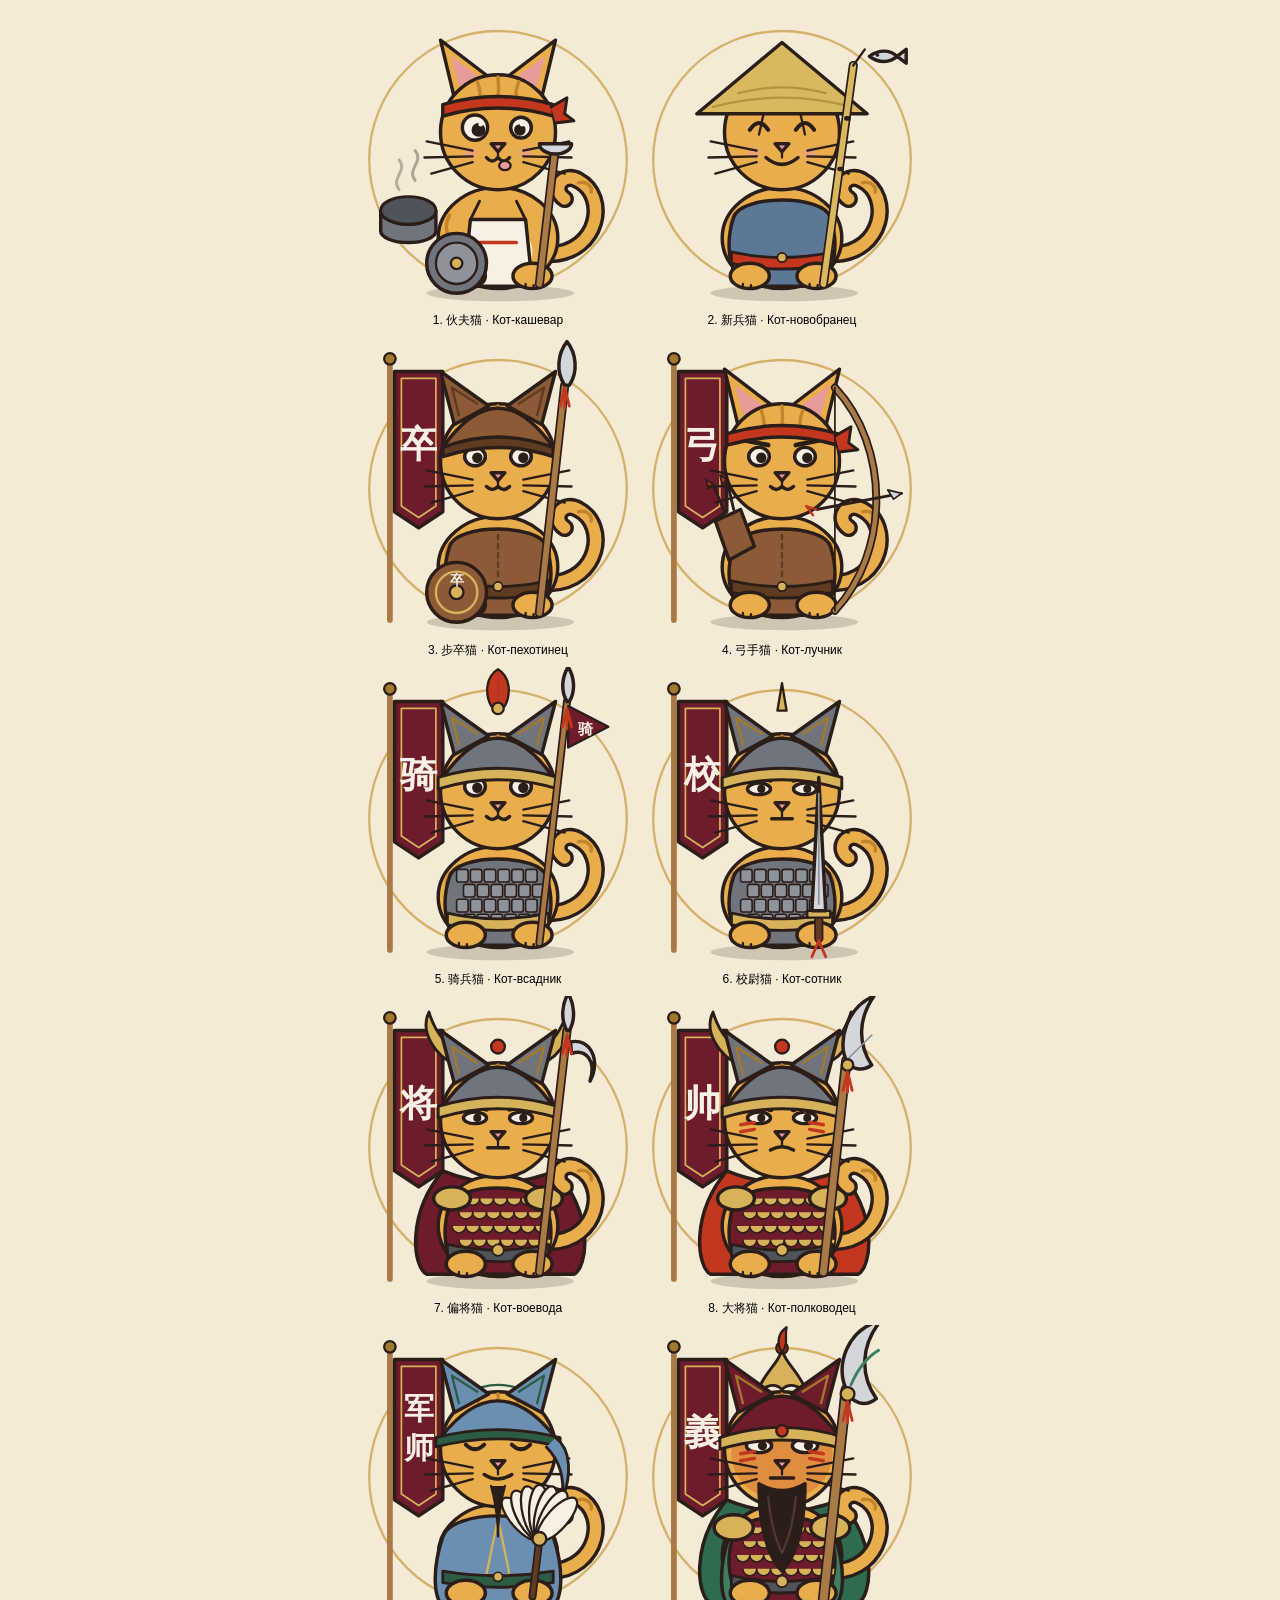
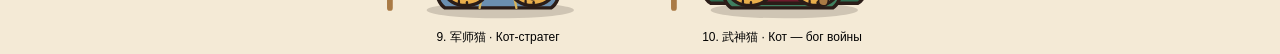
<file: docs/cats.html>
<!DOCTYPE html><meta charset="utf-8"><meta name="viewport" content="width=device-width,initial-scale=1"><title>cats</title><style>body{margin:0;background:#f4ead6;font-family:sans-serif}.g{display:grid;grid-template-columns:repeat(2,1fr);gap:8px;padding:8px;max-width:560px;margin:0 auto}.c{text-align:center;font-size:12px}.c svg{width:100%}</style><div class="g" id="g"></div><script>/* Словари HSK (стандарт HSK 2.0): уровень 1 — 150 слов, уровень 2 — 150, уровень 3 — 300.
   Формат: [иероглифы, пиньинь, русский перевод]. Переводы — краткие, основное значение первым. */
window.HSK = {
1: [
["爱","ài","любить; любовь"],
["八","bā","восемь"],
["爸爸","bàba","папа"],
["杯子","bēizi","чашка, стакан"],
["北京","Běijīng","Пекин"],
["本","běn","счётное слово для книг; тетрадь"],
["不客气","bú kèqi","не за что, не стоит благодарности"],
["不","bù","не, нет"],
["菜","cài","блюдо; овощи"],
["茶","chá","чай"],
["吃","chī","есть, кушать"],
["出租车","chūzūchē","такси"],
["打电话","dǎ diànhuà","звонить по телефону"],
["大","dà","большой"],
["的","de","притяжательная частица (…ный, …ов)"],
["点","diǎn","час (о времени); точка; немного"],
["电脑","diànnǎo","компьютер"],
["电视","diànshì","телевизор"],
["电影","diànyǐng","фильм, кино"],
["东西","dōngxi","вещь, предмет"],
["都","dōu","все, всё; оба"],
["读","dú","читать (вслух); учиться"],
["对不起","duìbuqǐ","извините, простите"],
["多","duō","много"],
["多少","duōshao","сколько"],
["儿子","érzi","сын"],
["二","èr","два"],
["饭店","fàndiàn","ресторан; гостиница"],
["飞机","fēijī","самолёт"],
["分钟","fēnzhōng","минута"],
["高兴","gāoxìng","рад, радостный"],
["个","gè","универсальное счётное слово; штука"],
["工作","gōngzuò","работа; работать"],
["狗","gǒu","собака"],
["汉语","Hànyǔ","китайский язык"],
["好","hǎo","хороший; хорошо"],
["号","hào","число (дата); номер"],
["喝","hē","пить"],
["和","hé","и; с"],
["很","hěn","очень"],
["后面","hòumiàn","сзади, позади"],
["回","huí","возвращаться; раз"],
["会","huì","уметь; мочь; собрание"],
["几","jǐ","сколько (до десяти); несколько"],
["家","jiā","дом, семья"],
["叫","jiào","звать, называться"],
["今天","jīntiān","сегодня"],
["九","jiǔ","девять"],
["开","kāi","открывать; включать; водить (машину)"],
["看","kàn","смотреть; читать"],
["看见","kànjiàn","увидеть"],
["块","kuài","юань (разг.); кусок"],
["来","lái","приходить"],
["老师","lǎoshī","учитель"],
["了","le","частица завершённости действия"],
["冷","lěng","холодный; холодно"],
["里","lǐ","внутри, в"],
["六","liù","шесть"],
["妈妈","māma","мама"],
["吗","ma","вопросительная частица"],
["买","mǎi","покупать"],
["猫","māo","кошка"],
["没关系","méi guānxi","ничего страшного, не важно"],
["没有","méiyǒu","не иметь; нет; не (в прошлом)"],
["米饭","mǐfàn","варёный рис"],
["名字","míngzi","имя"],
["明天","míngtiān","завтра"],
["哪","nǎ","который, какой"],
["哪儿","nǎr","где, куда"],
["那","nà","тот, то"],
["呢","ne","модальная частица (а …?)"],
["能","néng","мочь, быть в состоянии"],
["你","nǐ","ты"],
["年","nián","год"],
["女儿","nǚ'ér","дочь"],
["朋友","péngyou","друг"],
["漂亮","piàoliang","красивый"],
["苹果","píngguǒ","яблоко"],
["七","qī","семь"],
["前面","qiánmiàn","впереди, спереди"],
["钱","qián","деньги"],
["请","qǐng","пожалуйста; просить; приглашать"],
["去","qù","идти, ехать (туда)"],
["热","rè","горячий; жарко"],
["人","rén","человек"],
["认识","rènshi","знать, быть знакомым"],
["三","sān","три"],
["商店","shāngdiàn","магазин"],
["上","shàng","верх; на; подниматься"],
["上午","shàngwǔ","первая половина дня, утро"],
["少","shǎo","мало"],
["谁","shéi","кто"],
["什么","shénme","что; какой"],
["十","shí","десять"],
["时候","shíhou","время, момент"],
["是","shì","быть, являться; да"],
["书","shū","книга"],
["水","shuǐ","вода"],
["水果","shuǐguǒ","фрукты"],
["睡觉","shuìjiào","спать"],
["说","shuō","говорить"],
["四","sì","четыре"],
["岁","suì","год (возраста), лет"],
["他","tā","он"],
["她","tā","она"],
["太","tài","слишком, очень"],
["天气","tiānqì","погода"],
["听","tīng","слушать"],
["同学","tóngxué","одноклассник, однокурсник"],
["喂","wèi","алло; эй"],
["我","wǒ","я"],
["我们","wǒmen","мы"],
["五","wǔ","пять"],
["喜欢","xǐhuan","нравиться, любить"],
["下","xià","низ; под; спускаться; следующий"],
["下午","xiàwǔ","вторая половина дня, после полудня"],
["下雨","xiàyǔ","идёт дождь"],
["先生","xiānsheng","господин, мистер; муж"],
["现在","xiànzài","сейчас"],
["想","xiǎng","хотеть; думать; скучать"],
["小","xiǎo","маленький"],
["小姐","xiǎojiě","госпожа, мисс"],
["些","xiē","несколько, немного"],
["写","xiě","писать"],
["谢谢","xièxie","спасибо"],
["星期","xīngqī","неделя"],
["学生","xuésheng","ученик, студент"],
["学习","xuéxí","учиться, изучать"],
["学校","xuéxiào","школа, учебное заведение"],
["一","yī","один"],
["一点儿","yìdiǎnr","немного, чуть-чуть"],
["衣服","yīfu","одежда"],
["医生","yīshēng","врач"],
["医院","yīyuàn","больница"],
["椅子","yǐzi","стул"],
["有","yǒu","иметь; есть, имеется"],
["月","yuè","месяц; луна"],
["再见","zàijiàn","до свидания"],
["在","zài","находиться в; в, на"],
["怎么","zěnme","как, каким образом"],
["怎么样","zěnmeyàng","как?, каково?; ну как?"],
["这","zhè","этот, это"],
["中午","zhōngwǔ","полдень"],
["中国","Zhōngguó","Китай"],
["住","zhù","жить, проживать"],
["桌子","zhuōzi","стол"],
["字","zì","иероглиф; знак"],
["昨天","zuótiān","вчера"],
["做","zuò","делать"],
["坐","zuò","сидеть; ехать на (транспорте)"]
],
2: [
["吧","ba","частица: предложение, просьба, предположение (…-ка, …ведь?)"],
["白","bái","белый"],
["百","bǎi","сто"],
["帮助","bāngzhù","помогать; помощь"],
["报纸","bàozhǐ","газета"],
["比","bǐ","чем (сравнение); сравнивать"],
["别","bié","не (надо); другой"],
["宾馆","bīnguǎn","гостиница"],
["长","cháng","длинный"],
["唱歌","chànggē","петь (песни)"],
["出","chū","выходить"],
["穿","chuān","надевать, носить (одежду)"],
["次","cì","раз (счётное слово)"],
["从","cóng","из, от, с (начиная с)"],
["错","cuò","ошибка; неправильно"],
["打篮球","dǎ lánqiú","играть в баскетбол"],
["大家","dàjiā","все (люди)"],
["到","dào","прибывать; до"],
["得","de","частица: степень или результат действия"],
["等","děng","ждать; и так далее"],
["弟弟","dìdi","младший брат"],
["第一","dì-yī","первый"],
["懂","dǒng","понимать"],
["对","duì","правильно, верно; к, по отношению к"],
["房间","fángjiān","комната"],
["非常","fēicháng","очень, чрезвычайно"],
["服务员","fúwùyuán","официант; обслуживающий персонал"],
["高","gāo","высокий"],
["告诉","gàosu","сказать, сообщить"],
["哥哥","gēge","старший брат"],
["给","gěi","давать; для, кому"],
["公共汽车","gōnggòng qìchē","автобус"],
["公司","gōngsī","компания, фирма"],
["贵","guì","дорогой (по цене)"],
["过","guo","частица опыта: уже доводилось"],
["还","hái","ещё, всё ещё; к тому же"],
["孩子","háizi","ребёнок"],
["好吃","hǎochī","вкусный"],
["黑","hēi","чёрный; тёмный"],
["红","hóng","красный"],
["火车站","huǒchēzhàn","железнодорожный вокзал"],
["机场","jīchǎng","аэропорт"],
["鸡蛋","jīdàn","куриное яйцо"],
["件","jiàn","счётное слово для одежды, дел"],
["教室","jiàoshì","аудитория, класс (помещение)"],
["姐姐","jiějie","старшая сестра"],
["介绍","jièshào","представлять, знакомить"],
["进","jìn","входить"],
["近","jìn","близкий, близко"],
["就","jiù","сразу, уже; именно, как раз"],
["觉得","juéde","считать, полагать; чувствовать"],
["咖啡","kāfēi","кофе"],
["开始","kāishǐ","начинать; начало"],
["考试","kǎoshì","экзамен; сдавать экзамен"],
["可能","kěnéng","возможно; возможность"],
["可以","kěyǐ","можно; мочь"],
["课","kè","урок, занятие"],
["快","kuài","быстрый; скоро"],
["快乐","kuàilè","радостный, счастливый"],
["累","lèi","уставший, усталый"],
["离","lí","от (о расстоянии); отстоять от"],
["两","liǎng","два (перед счётным словом)"],
["零","líng","ноль"],
["路","lù","дорога, путь; маршрут"],
["旅游","lǚyóu","путешествовать; туризм"],
["卖","mài","продавать"],
["慢","màn","медленный; медленно"],
["忙","máng","занятой, занят"],
["每","měi","каждый"],
["妹妹","mèimei","младшая сестра"],
["门","mén","дверь; ворота"],
["面条","miàntiáo","лапша"],
["男","nán","мужчина; мужской"],
["您","nín","Вы (вежливо)"],
["牛奶","niúnǎi","молоко"],
["女","nǚ","женщина; женский"],
["旁边","pángbiān","рядом, сбоку"],
["跑步","pǎobù","бегать, бег"],
["便宜","piányi","дешёвый"],
["票","piào","билет"],
["妻子","qīzi","жена"],
["起床","qǐchuáng","вставать (с постели)"],
["千","qiān","тысяча"],
["铅笔","qiānbǐ","карандаш"],
["晴","qíng","ясный, солнечный (о погоде)"],
["去年","qùnián","прошлый год"],
["让","ràng","позволять; заставлять; уступать"],
["日","rì","день; число; солнце"],
["上班","shàngbān","идти на работу, работать (в смену)"],
["身体","shēntǐ","тело; здоровье"],
["生病","shēngbìng","заболеть, болеть"],
["生日","shēngrì","день рождения"],
["时间","shíjiān","время"],
["事情","shìqing","дело, событие"],
["手表","shǒubiǎo","наручные часы"],
["手机","shǒujī","мобильный телефон"],
["说话","shuōhuà","говорить, разговаривать"],
["送","sòng","провожать; дарить; доставлять"],
["虽然…但是…","suīrán… dànshì…","хотя…, но…"],
["它","tā","оно; он, она (о животных и предметах)"],
["踢足球","tī zúqiú","играть в футбол"],
["题","tí","вопрос, задача (в тесте); тема"],
["跳舞","tiàowǔ","танцевать"],
["外","wài","снаружи; внешний"],
["完","wán","закончить(ся); кончиться"],
["玩","wán","играть, развлекаться; гулять"],
["晚上","wǎnshang","вечер, вечером"],
["往","wǎng","к, в направлении"],
["为什么","wèishénme","почему"],
["问","wèn","спрашивать"],
["问题","wèntí","вопрос; проблема"],
["西瓜","xīguā","арбуз"],
["希望","xīwàng","надеяться; надежда"],
["洗","xǐ","мыть, стирать"],
["小时","xiǎoshí","час (промежуток времени)"],
["笑","xiào","смеяться, улыбаться"],
["新","xīn","новый"],
["姓","xìng","фамилия; носить фамилию"],
["休息","xiūxi","отдыхать"],
["雪","xuě","снег"],
["颜色","yánsè","цвет"],
["眼睛","yǎnjing","глаза"],
["羊肉","yángròu","баранина"],
["药","yào","лекарство"],
["要","yào","хотеть; нужно; собираться"],
["也","yě","тоже, также"],
["一起","yìqǐ","вместе"],
["一下","yíxià","разок, немного (после глагола)"],
["已经","yǐjīng","уже"],
["意思","yìsi","смысл, значение"],
["因为…所以…","yīnwèi… suǒyǐ…","потому что…, поэтому…"],
["阴","yīn","пасмурный"],
["游泳","yóuyǒng","плавать; плавание"],
["右边","yòubian","правая сторона, справа"],
["鱼","yú","рыба"],
["远","yuǎn","далёкий, далеко"],
["运动","yùndòng","спорт; заниматься спортом; движение"],
["再","zài","снова, ещё раз; потом"],
["早上","zǎoshang","утро, утром"],
["丈夫","zhàngfu","муж"],
["找","zhǎo","искать; давать сдачу"],
["着","zhe","частица продолженного состояния"],
["真","zhēn","действительно; настоящий"],
["正在","zhèngzài","как раз (сейчас делать что-то)"],
["知道","zhīdào","знать"],
["准备","zhǔnbèi","готовиться; собираться"],
["自行车","zìxíngchē","велосипед"],
["走","zǒu","идти, ходить; уходить"],
["最","zuì","самый, наиболее"],
["左边","zuǒbian","левая сторона, слева"]
],
3: [
["阿姨","āyí","тётя (сестра матери); няня, тётенька"],
["啊","a","частица восклицания (ах, а)"],
["矮","ǎi","низкий (о росте), невысокий"],
["爱好","àihào","хобби, увлечение"],
["安静","ānjìng","тихий, спокойный"],
["把","bǎ","предлог (выносит объект перед глаголом); счётное слово для предметов с ручкой"],
["班","bān","класс, группа; смена; рейс"],
["搬","bān","переносить; переезжать"],
["办法","bànfǎ","способ, метод"],
["办公室","bàngōngshì","офис, кабинет"],
["半","bàn","половина, пол-"],
["帮忙","bāngmáng","помогать"],
["包","bāo","сумка; заворачивать"],
["饱","bǎo","сытый"],
["北方","běifāng","север, северная часть"],
["被","bèi","предлог пассива (кем-то, чем-то); одеяло"],
["鼻子","bízi","нос"],
["比较","bǐjiào","сравнительно, довольно; сравнивать"],
["比赛","bǐsài","соревнование, матч"],
["笔记本","bǐjìběn","тетрадь, блокнот; ноутбук"],
["必须","bìxū","необходимо, обязательно"],
["变化","biànhuà","изменение; меняться"],
["别人","biérén","другие (люди), другой человек"],
["冰箱","bīngxiāng","холодильник"],
["不但…而且…","búdàn… érqiě…","не только…, но и…"],
["才","cái","только тогда, лишь; только что"],
["菜单","càidān","меню"],
["参加","cānjiā","участвовать, принимать участие"],
["草","cǎo","трава"],
["层","céng","этаж; слой"],
["差","chà","отличаться; плохой; без (о времени: без пяти)"],
["超市","chāoshì","супермаркет"],
["衬衫","chènshān","рубашка"],
["成绩","chéngjì","успехи, результаты, оценки"],
["城市","chéngshì","город"],
["迟到","chídào","опаздывать"],
["出现","chūxiàn","появляться, возникать"],
["厨房","chúfáng","кухня"],
["除了","chúle","кроме, помимо"],
["船","chuán","лодка, корабль, судно"],
["春","chūn","весна"],
["词语","cíyǔ","слово, выражение"],
["聪明","cōngming","умный, сообразительный"],
["打扫","dǎsǎo","убирать, подметать"],
["打算","dǎsuàn","планировать, собираться; план"],
["带","dài","брать с собой; носить; вести"],
["担心","dānxīn","беспокоиться, волноваться"],
["蛋糕","dàngāo","торт, пирожное"],
["当然","dāngrán","конечно, разумеется"],
["地","de","частица наречия (образ действия)"],
["灯","dēng","лампа, светильник, свет"],
["地方","dìfang","место"],
["地铁","dìtiě","метро"],
["地图","dìtú","карта (географическая)"],
["电梯","diàntī","лифт"],
["电子邮件","diànzǐ yóujiàn","электронная почта"],
["东","dōng","восток"],
["冬","dōng","зима"],
["动物","dòngwù","животное"],
["短","duǎn","короткий"],
["段","duàn","отрезок, часть; счётное слово (отрезок, абзац)"],
["锻炼","duànliàn","тренироваться, закаляться"],
["多么","duōme","как (же), насколько"],
["饿","è","голодный"],
["耳朵","ěrduo","ухо"],
["发","fā","отправлять; выпускать; развивать"],
["发烧","fāshāo","температурить, жар"],
["发现","fāxiàn","обнаружить, открыть"],
["方便","fāngbiàn","удобный, удобно"],
["放","fàng","класть, ставить; отпускать"],
["放心","fàngxīn","не волноваться, быть спокойным"],
["分","fēn","минута; балл; делить; фэнь (копейка)"],
["附近","fùjìn","поблизости, окрестности"],
["复习","fùxí","повторять (пройденное)"],
["干净","gānjìng","чистый"],
["感冒","gǎnmào","простуда; простудиться"],
["感兴趣","gǎn xìngqù","интересоваться, испытывать интерес"],
["刚才","gāngcái","только что"],
["个子","gèzi","рост (человека)"],
["根据","gēnjù","согласно, на основании"],
["跟","gēn","с, вместе с; следовать"],
["更","gèng","ещё более, ещё"],
["公斤","gōngjīn","килограмм"],
["公园","gōngyuán","парк"],
["故事","gùshi","история, рассказ, сказка"],
["刮风","guāfēng","дует ветер"],
["关","guān","закрывать; выключать"],
["关系","guānxì","отношения, связь"],
["关心","guānxīn","заботиться, проявлять заботу"],
["关于","guānyú","о, относительно, насчёт"],
["国家","guójiā","страна, государство"],
["过","guò","проходить; проводить (время); отмечать (праздник)"],
["过去","guòqù","прошлое; проходить (мимо)"],
["还是","háishi","или (в вопросе); всё же, всё-таки"],
["害怕","hàipà","бояться"],
["黑板","hēibǎn","(школьная) доска"],
["后来","hòulái","потом, впоследствии"],
["护照","hùzhào","паспорт (заграничный)"],
["花","huā","цветок; тратить (деньги, время)"],
["画","huà","рисовать; картина"],
["坏","huài","плохой; сломанный, испорченный"],
["欢迎","huānyíng","добро пожаловать; приветствовать"],
["环境","huánjìng","окружающая среда; обстановка"],
["换","huàn","менять, обменивать"],
["黄河","Huáng Hé","Хуанхэ, Жёлтая река"],
["回答","huídá","отвечать; ответ"],
["会议","huìyì","совещание, собрание, конференция"],
["或者","huòzhě","или, либо (в утверждении)"],
["几乎","jīhū","почти"],
["机会","jīhuì","шанс, возможность"],
["极","jí","крайне, чрезвычайно; полюс"],
["记得","jìde","помнить"],
["季节","jìjié","сезон, время года"],
["检查","jiǎnchá","проверять; осмотр, обследование"],
["简单","jiǎndān","простой"],
["见面","jiànmiàn","встречаться, видеться"],
["健康","jiànkāng","здоровье; здоровый"],
["讲","jiǎng","рассказывать, объяснять, говорить"],
["教","jiāo","преподавать, обучать"],
["角","jiǎo","угол; рог; цзяо (10 фэней)"],
["脚","jiǎo","нога, ступня"],
["接","jiē","встречать (кого-то); принимать (звонок); соединять"],
["街道","jiēdào","улица"],
["节目","jiémù","программа, передача, номер"],
["节日","jiérì","праздник"],
["结婚","jiéhūn","жениться, выходить замуж"],
["结束","jiéshù","заканчиваться, завершать"],
["解决","jiějué","решать (проблему), улаживать"],
["借","jiè","одалживать, брать взаймы"],
["经常","jīngcháng","часто, постоянно"],
["经过","jīngguò","проходить через; в результате; процесс"],
["经理","jīnglǐ","менеджер, директор, управляющий"],
["久","jiǔ","долго, давно"],
["旧","jiù","старый (о вещах), бывший в употреблении"],
["句子","jùzi","предложение, фраза"],
["决定","juédìng","решать; решение"],
["可爱","kě'ài","милый, симпатичный"],
["渴","kě","испытывать жажду, хочется пить"],
["刻","kè","четверть часа; вырезать"],
["客人","kèrén","гость; клиент"],
["空调","kōngtiáo","кондиционер"],
["口","kǒu","рот; счётное слово (члены семьи); глоток"],
["哭","kū","плакать"],
["裤子","kùzi","брюки, штаны"],
["筷子","kuàizi","палочки для еды"],
["蓝","lán","синий, голубой"],
["老","lǎo","старый (о возрасте); старина; всегда"],
["离开","líkāi","покидать, уходить, уезжать"],
["礼物","lǐwù","подарок"],
["历史","lìshǐ","история"],
["脸","liǎn","лицо"],
["练习","liànxí","упражняться; упражнение"],
["辆","liàng","счётное слово для транспорта"],
["聊天","liáotiān","болтать, беседовать"],
["了解","liǎojiě","понимать, знать; разузнать"],
["邻居","línjū","сосед"],
["留学","liúxué","учиться за границей"],
["楼","lóu","здание, корпус; этаж"],
["绿","lǜ","зелёный"],
["马","mǎ","лошадь, конь"],
["马上","mǎshàng","немедленно, сейчас же"],
["满意","mǎnyì","довольный; удовлетворять"],
["帽子","màozi","шапка, шляпа, головной убор"],
["米","mǐ","метр; рис (крупа)"],
["面包","miànbāo","хлеб"],
["明白","míngbai","понимать; понятный, ясный"],
["拿","ná","брать, держать (в руках)"],
["奶奶","nǎinai","бабушка (по отцу)"],
["南","nán","юг"],
["难","nán","трудный, сложный"],
["难过","nánguò","грустный, расстроенный; тяжело"],
["年级","niánjí","класс (год обучения), курс"],
["年轻","niánqīng","молодой"],
["鸟","niǎo","птица"],
["努力","nǔlì","стараться, прилагать усилия; усердно"],
["爬山","páshān","подниматься в горы, ходить в горы"],
["盘子","pánzi","тарелка, блюдо"],
["胖","pàng","толстый, полный"],
["啤酒","píjiǔ","пиво"],
["皮鞋","píxié","кожаные туфли, ботинки"],
["瓶子","píngzi","бутылка"],
["其实","qíshí","на самом деле, в действительности"],
["其他","qítā","другой, прочий, остальные"],
["奇怪","qíguài","странный, удивительный"],
["骑","qí","ехать верхом (на велосипеде, лошади)"],
["起飞","qǐfēi","взлетать (о самолёте)"],
["起来","qǐlái","вставать, подниматься; (начало действия)"],
["清楚","qīngchu","ясный, понятный, отчётливый"],
["请假","qǐngjià","отпрашиваться, брать отгул"],
["秋","qiū","осень"],
["裙子","qúnzi","юбка; платье"],
["然后","ránhòu","затем, потом, после этого"],
["热情","rèqíng","радушный, сердечный; энтузиазм"],
["认为","rènwéi","считать, полагать"],
["认真","rènzhēn","серьёзный, добросовестный"],
["容易","róngyì","лёгкий, простой; легко"],
["如果","rúguǒ","если"],
["伞","sǎn","зонт"],
["上网","shàngwǎng","выходить в интернет"],
["生气","shēngqì","сердиться, злиться"],
["声音","shēngyīn","звук, голос"],
["世界","shìjiè","мир, свет"],
["试","shì","пробовать, пытаться"],
["瘦","shòu","худой, тощий"],
["叔叔","shūshu","дядя (младший брат отца)"],
["舒服","shūfu","удобный, комфортный, приятный"],
["树","shù","дерево"],
["数学","shùxué","математика"],
["刷牙","shuāyá","чистить зубы"],
["双","shuāng","пара (счётное слово); двойной"],
["水平","shuǐpíng","уровень"],
["司机","sījī","водитель, шофёр"],
["太阳","tàiyáng","солнце"],
["特别","tèbié","особенный; особенно"],
["疼","téng","болеть, болит; больно"],
["提高","tígāo","повышать, улучшать"],
["体育","tǐyù","физкультура, спорт"],
["甜","tián","сладкий"],
["条","tiáo","счётное слово для длинных предметов (рек, дорог, брюк, рыб)"],
["同事","tóngshì","коллега, сослуживец"],
["同意","tóngyì","соглашаться; согласие"],
["头发","tóufa","волосы"],
["突然","tūrán","вдруг, внезапно"],
["图书馆","túshūguǎn","библиотека"],
["腿","tuǐ","нога"],
["完成","wánchéng","завершить, выполнить"],
["碗","wǎn","чашка, миска, пиала"],
["万","wàn","десять тысяч"],
["忘记","wàngjì","забывать"],
["为","wèi","для, ради; за"],
["为了","wèile","для того чтобы, ради"],
["位","wèi","счётное слово для людей (вежливое); место"],
["文化","wénhuà","культура"],
["西","xī","запад"],
["习惯","xíguàn","привычка; привыкать"],
["洗手间","xǐshǒujiān","туалет, уборная"],
["洗澡","xǐzǎo","мыться, принимать душ"],
["夏","xià","лето"],
["先","xiān","сначала, сперва; раньше"],
["相信","xiāngxìn","верить, доверять"],
["香蕉","xiāngjiāo","банан"],
["向","xiàng","к, в направлении; по отношению к"],
["像","xiàng","быть похожим; как, словно"],
["小心","xiǎoxīn","осторожно; осторожный"],
["校长","xiàozhǎng","директор школы, ректор"],
["新闻","xīnwén","новости"],
["新鲜","xīnxiān","свежий"],
["信用卡","xìnyòngkǎ","кредитная карта"],
["行李箱","xínglixiāng","чемодан"],
["熊猫","xióngmāo","панда"],
["需要","xūyào","нуждаться, требоваться; нужно"],
["选择","xuǎnzé","выбирать; выбор"],
["要求","yāoqiú","требовать; требование"],
["爷爷","yéye","дедушка (по отцу)"],
["一般","yìbān","обычный, обычно; так себе"],
["一边","yìbiān","(делать) одновременно; сторона"],
["一定","yídìng","обязательно, непременно; определённый"],
["一共","yígòng","всего, в общей сложности"],
["一会儿","yíhuìr","немного (времени), минутку; чуть позже"],
["一样","yíyàng","одинаковый, такой же"],
["一直","yìzhí","всё время, постоянно; прямо"],
["以前","yǐqián","раньше, прежде; до"],
["以为","yǐwéi","полагать, думать (ошибочно)"],
["音乐","yīnyuè","музыка"],
["银行","yínháng","банк"],
["饮料","yǐnliào","напиток"],
["应该","yīnggāi","должен, следует"],
["影响","yǐngxiǎng","влиять; влияние"],
["用","yòng","использовать, пользоваться"],
["游戏","yóuxì","игра"],
["有名","yǒumíng","известный, знаменитый"],
["又","yòu","опять, снова; и… и…"],
["遇到","yùdào","встретить, столкнуться с"],
["元","yuán","юань"],
["愿意","yuànyì","желать, хотеть; быть готовым"],
["月亮","yuèliang","луна"],
["越","yuè","чем… тем…; всё более"],
["站","zhàn","стоять; станция, остановка"],
["张","zhāng","счётное слово для плоских предметов (бумага, стол, билет)"],
["长","zhǎng","расти; старший"],
["着急","zháojí","волноваться, торопиться"],
["照顾","zhàogù","заботиться, ухаживать"],
["照片","zhàopiàn","фотография"],
["照相机","zhàoxiàngjī","фотоаппарат"],
["只","zhī","счётное слово для животных, одного из пары"],
["只有…才…","zhǐyǒu… cái…","только если…, тогда (только)…"],
["中间","zhōngjiān","середина; между"],
["中文","Zhōngwén","китайский язык (письменный)"],
["终于","zhōngyú","наконец, в конце концов"],
["种","zhǒng","вид, сорт, род (счётное слово)"],
["重要","zhòngyào","важный"],
["周末","zhōumò","выходные, конец недели"],
["主要","zhǔyào","главный, основной"],
["注意","zhùyì","обращать внимание; внимание"],
["自己","zìjǐ","сам, себя; свой"],
["总是","zǒngshì","всегда, постоянно"],
["嘴","zuǐ","рот; губы"],
["最后","zuìhòu","последний; в конце концов, наконец"],
["最近","zuìjìn","в последнее время, недавно"],
["作业","zuòyè","домашнее задание"]
]
};

/* Коты-воины эпохи Троецарствия: 10 рангов, данные и векторные иллюстрации (тушь на бумаге). */
window.IMG_URL = key => (window.IMG && window.IMG[key]) || (((window.CHANNEL && window.CHANNEL.base) || '') + 'img/' + key + '.webp');
window.Cats = (() => {
  const RANKS = [
    { zh: '伙夫猫', py: 'huǒfū māo', ru: 'Кот-кашевар', motto: '兵马未动，粮草先行', mpy: 'bīngmǎ wèi dòng, liángcǎo xiān xíng', mru: 'Войско ещё не выступило — провиант уже в пути', bio: 'Главный по котлу. Воюет половником, стратегически мыслит о рыбе.' },
    { zh: '新兵猫', py: 'xīnbīng māo', ru: 'Кот-новобранец', motto: '临阵磨枪，不快也光', mpy: 'lín zhèn mó qiāng, bú kuài yě guāng', mru: 'Точить копьё перед боем — пусть не остро, зато блестит', bio: 'Выдали бамбуковую палку и шляпу на два размера больше. Уже герой.' },
    { zh: '步卒猫', py: 'bùzú māo', ru: 'Кот-пехотинец', motto: '千里之行，始于足下', mpy: 'qiānlǐ zhī xíng, shǐ yú zú xià', mru: 'Путь в тысячу ли начинается с первого шага', bio: 'Топает в строю, копьё держит правильно. Иногда.' },
    { zh: '弓手猫', py: 'gōngshǒu māo', ru: 'Кот-лучник', motto: '百发百中', mpy: 'bǎi fā bǎi zhòng', mru: 'Сто выстрелов — сто попаданий', bio: 'Видит мышь за сто шагов. Стрелу — тоже, но уже после выстрела.' },
    { zh: '骑兵猫', py: 'qíbīng māo', ru: 'Кот-всадник', motto: '马到成功', mpy: 'mǎ dào chénggōng', mru: 'Конь прискакал — успех пришёл', bio: 'Первый в атаке, первый у миски. Коня уважает, но не понимает.' },
    { zh: '校尉猫', py: 'xiàowèi māo', ru: 'Кот-сотник', motto: '令行禁止', mpy: 'lìng xíng jìn zhǐ', mru: 'Приказано — исполнено, запрещено — не тронуто', bio: 'Командует сотней. Девяносто девять спят, но порядок есть.' },
    { zh: '偏将猫', py: 'piānjiàng māo', ru: 'Кот-воевода', motto: '知己知彼，百战不殆', mpy: 'zhī jǐ zhī bǐ, bǎi zhàn bú dài', mru: 'Знай себя и врага — и в ста битвах не будет беды', bio: 'Алебарда, плащ, взгляд. Мышей в лагере больше нет — ушли сами.' },
    { zh: '大将猫', py: 'dàjiàng māo', ru: 'Кот-полководец', motto: '一夫当关，万夫莫开', mpy: 'yì fū dāng guān, wàn fū mò kāi', mru: 'Один держит проход — и десять тысяч не пройдут', bio: 'Шрам через бровь, гуаньдао через плечо. Спит только на троне.' },
    { zh: '军师猫', py: 'jūnshī māo', ru: 'Кот-стратег', motto: '运筹帷幄，决胜千里', mpy: 'yùnchóu wéiwò, juéshèng qiānlǐ', mru: 'Строит планы в шатре — побеждает за тысячу ли', bio: 'Веер из перьев, взгляд сквозь века. Выиграл битву, не вставая с подушки.' },
    { zh: '武神猫', py: 'wǔshén māo', ru: 'Кот — бог войны', motto: '义薄云天', mpy: 'yì bó yún tiān', mru: 'Верность его выше облаков', bio: 'Алая морда, зелёный халат, Клинок Зелёного Дракона. Ему ставят храмы и миски.' },
  ];
  const ART = [
    { mood: 'silly', head: 'band', armor: 'apron', weapon: 'ladle', left: 'lid', extras: ['steam'] },
    { mood: 'happy', head: 'straw', armor: 'tunic', weapon: 'stick', extras: ['fish'] },
    { mood: 'focused', head: 'leather', armor: 'leather', weapon: 'spear', left: 'shield', banner: '卒' },
    { mood: 'focused', head: 'band', armor: 'leather', weapon: 'bow', extras: ['quiver'], banner: '弓' },
    { mood: 'focused', head: 'plume', armor: 'lamellar', weapon: 'lance', banner: '骑' },
    { mood: 'stern', head: 'iron', armor: 'lamellar', weapon: 'sword', banner: '校' },
    { mood: 'stern', head: 'horn', armor: 'scale', weapon: 'halberd', cape: '#6e1b2b', banner: '将' },
    { mood: 'fierce', head: 'horn', armor: 'scale', weapon: 'guandao', cape: '#c4371f', extras: ['scar', 'paint'], banner: '帅' },
    { mood: 'wise', head: 'scarf', armor: 'robe', weapon: 'fan', extras: ['goatee'], banner: '军师' },
    { mood: 'god', head: 'dragon', armor: 'general', weapon: 'dragonblade', cape: '#2f6b4f', extras: ['beard', 'paint'], banner: '義' },
  ];
  const C = { ink: '#2b1d18', fur: '#e9ae4b', furD: '#c4842b', cream: '#f8ead0', pink: '#e89b9b', wood: '#a97a45', steel: '#d3d7dc', steelD: '#8e939b', iron: '#70747c', ironD: '#4f535a', leather: '#8b5a36', leatherD: '#5f3b22', cloth: '#5b7896', bordeaux: '#6e1b2b', gold: '#d6b35a', goldD: '#a37a2c', verm: '#c4371f', jade: '#3f7f5f', jadeD: '#2c5c44', white: '#f7f0e3', straw: '#d9b85f', strawD: '#b6933f', blue: '#6b8fb0', red: '#b8322a' };
  const SW = 3;
  const P = (d, fill = 'none', stroke = C.ink, w = SW, extra = '') => `<path d="${d}" fill="${fill}" stroke="${stroke}" stroke-width="${w}" stroke-linejoin="round" stroke-linecap="round" ${extra}/>`;
  const E = (cx, cy, rx, ry, fill, stroke = C.ink, w = SW) => `<ellipse cx="${cx}" cy="${cy}" rx="${rx}" ry="${ry}" fill="${fill}" stroke="${stroke}" stroke-width="${w}"/>`;
  const Ci = (cx, cy, r, fill, stroke = C.ink, w = SW) => `<circle cx="${cx}" cy="${cy}" r="${r}" fill="${fill}" stroke="${stroke}" stroke-width="${w}"/>`;
  const L = (x1, y1, x2, y2, stroke = C.ink, w = SW) => `<line x1="${x1}" y1="${y1}" x2="${x2}" y2="${y2}" stroke="${stroke}" stroke-width="${w}" stroke-linecap="round"/>`;
  const T = (x, y, text, size, fill, extra = '') => `<text x="${x}" y="${y}" text-anchor="middle" font-size="${size}" font-family="Songti SC, STSong, Kaiti SC, PingFang SC, Hiragino Sans GB, serif" font-weight="700" fill="${fill}" ${extra}>${text}</text>`;
  const mirror = d => d; // placeholder for readability

  /* ── тело ── */
  const shadow = () => E(122, 248, 64, 7, 'rgba(43,29,24,.18)', 'none', 0);
  function banner(ch) {
    const x = 26;
    return L(x, 22, x, 246, C.wood, 5) + Ci(x, 19, 5, C.goldD, C.ink, 2)
      + P(`M${x + 4} 30 H${x + 46} V152 L${x + 25} 166 L${x + 4} 152 Z`, C.bordeaux)
      + P(`M${x + 10} 36 H${x + 40} V147 L${x + 25} 157 L${x + 10} 147 Z`, 'none', C.gold, 1.5)
      + (ch.length > 1 ? T(x + 25, 82, ch[0], 26, C.white) + T(x + 25, 116, ch[1], 26, C.white) : T(x + 25, 104, ch, 32, C.white));
  }
  const cape = color => P('M72 152 C 40 190, 46 236, 58 242 L 186 242 C 198 236, 204 190, 170 152 Q 120 172 72 152 Z', color);
  function tail() {
    const d = 'M166 214 C 208 212, 216 164, 190 150 C 176 142, 166 158, 178 166';
    return P(d, 'none', C.ink, 16) + P(d, 'none', C.fur, 10) + P('M190 152 c 8 -2 12 4 11 8', 'none', C.furD, 3);
  }
  const body = () => E(120, 200, 52, 44, C.fur) + E(120, 212, 30, 26, C.cream, 'none', 0) + P('M78 180 q-6 10 0 20', 'none', C.furD, 3) + P('M162 180 q6 10 0 20', 'none', C.furD, 3);
  const paws = () => E(92, 233, 17, 11, C.fur) + E(150, 233, 17, 11, C.fur) + L(86, 240, 86, 243, C.ink, 2) + L(93, 241, 93, 244, C.ink, 2) + L(144, 240, 144, 243, C.ink, 2) + L(151, 241, 151, 244, C.ink, 2);
  const head = () => Ci(120, 108, 50, C.fur) + P('M102 64 q4 10 1 18', 'none', C.furD, 3) + P('M120 60 q1 10 0 20', 'none', C.furD, 3) + P('M138 64 q-4 10 -1 18', 'none', C.furD, 3);
  const ears = () => P('M82 78 L70 28 L112 60 Z', C.fur) + P('M158 78 L170 28 L128 60 Z', C.fur) + P('M87 70 L79 42 L104 60 Z', C.pink, 'none', 0) + P('M153 70 L161 42 L136 60 Z', C.pink, 'none', 0);
  const earCovers = (color, rim = C.goldD) => P('M82 76 L70 30 L112 60 Z', color) + P('M158 76 L170 30 L128 60 Z', color) + P('M86 68 L80 44 L102 58', 'none', rim, 2) + P('M154 68 L160 44 L138 58', 'none', rim, 2);
  const nose = () => P('M114 118 L126 118 L120 125 Z', C.pink) + L(120, 125, 120, 130, C.ink, 2);
  function whiskers() {
    const pts = [[98, 124, 58, 116], [98, 129, 56, 130], [98, 134, 62, 144]];
    return pts.map(([a, b, c, d]) => L(a, b, c, d, C.ink, 2) + L(240 - a, b, 240 - c, d, C.ink, 2)).join('');
  }
  const cheeks = () => Ci(96, 126, 5, 'rgba(232,155,155,.55)', 'none', 0) + Ci(144, 126, 5, 'rgba(232,155,155,.55)', 'none', 0);
  function face(mood) {
    let s = '';
    const round = (cx, r, pr, dx = 2, dy = 1) => Ci(cx, 104, r, C.white) + Ci(cx + dx, 104 + dy, pr, C.ink, 'none', 0) + Ci(cx + dx + 2, 101, 2, C.white, 'none', 0);
    const brow = (x1, y1, x2, y2, w = 4) => L(x1, y1, x2, y2, C.ink, w);
    switch (mood) {
      case 'silly': s += round(100, 11, 6, 3, 2) + round(140, 9, 5, -1, 2) + P('M110 130 q5 6 10 0 q5 6 10 0', 'none', C.ink, 3) + E(126, 137, 5, 4, C.pink, C.ink, 2) + cheeks(); break;
      case 'happy': s += P('M92 106 q8 -12 16 0', 'none', C.ink, 3.5) + P('M132 106 q8 -12 16 0', 'none', C.ink, 3.5) + P('M106 130 q14 12 28 0', 'none', C.ink, 3) + cheeks(); break;
      case 'focused': s += E(100, 104, 9, 8, C.white) + Ci(102, 105, 4.5, C.ink, 'none', 0) + E(140, 104, 9, 8, C.white) + Ci(142, 105, 4.5, C.ink, 'none', 0) + brow(88, 90, 108, 94) + brow(152, 90, 132, 94) + P('M110 130 q5 5 10 0 q5 5 10 0', 'none', C.ink, 3); break;
      case 'stern': s += E(100, 106, 10, 5, C.white) + Ci(102, 106, 3.5, C.ink, 'none', 0) + E(140, 106, 10, 5, C.white) + Ci(142, 106, 3.5, C.ink, 'none', 0) + brow(86, 90, 110, 98, 5) + brow(154, 90, 130, 98, 5) + L(111, 132, 129, 132, C.ink, 3); break;
      case 'fierce': s += E(100, 106, 10, 5, C.white) + Ci(102, 106, 3.5, C.ink, 'none', 0) + E(140, 106, 10, 5, C.white) + Ci(142, 106, 3.5, C.ink, 'none', 0) + brow(84, 88, 110, 98, 6) + brow(156, 88, 130, 98, 6) + P('M110 134 q10 -6 20 0', 'none', C.ink, 3); break;
      case 'wise': s += P('M92 104 q8 8 16 0', 'none', C.ink, 3.5) + P('M132 104 q8 8 16 0', 'none', C.ink, 3.5) + brow(90, 92, 108, 92, 3) + brow(150, 92, 132, 92, 3) + P('M108 130 q12 8 24 0', 'none', C.ink, 3); break;
      case 'god': s += E(100, 105, 11, 6, C.white) + Ci(103, 105, 4, C.ink, 'none', 0) + E(140, 105, 11, 6, C.white) + Ci(143, 105, 4, C.ink, 'none', 0) + brow(82, 86, 110, 98, 6) + brow(158, 86, 130, 98, 6) + L(110, 133, 130, 133, C.ink, 3); break;
      default: s += round(100, 9, 5) + round(140, 9, 5);
    }
    return s + nose();
  }

  /* ── головные уборы ── */
  function headgear(kind) {
    switch (kind) {
      case 'band': return P('M72 84 Q120 70 168 84 L168 94 Q120 80 72 94 Z', C.verm) + P('M166 86 l14 -8 l-2 14 l8 6 l-16 2', C.verm, C.ink, 2.5);
      case 'straw': return P('M46 92 L194 92 L120 30 Z', C.straw) + P('M60 86 Q120 70 180 86', 'none', C.strawD, 2) + P('M82 74 Q120 64 158 74', 'none', C.strawD, 2) + L(104, 92, 100, 110, C.ink, 2) + L(136, 92, 140, 110, C.ink, 2);
      case 'leather': return P('M72 96 Q120 28 168 96 Z', C.leather) + P('M72 96 Q120 78 168 96 L168 104 Q120 88 72 104 Z', C.leatherD) + earCovers(C.leather, C.leatherD);
      case 'iron': return P('M72 96 Q120 28 168 96 Z', C.iron) + P('M68 96 Q120 80 172 96 L172 106 Q120 90 68 106 Z', C.gold, C.ink, 2.5) + P('M116 38 L120 14 L124 38 Z', C.gold, C.ink, 2) + earCovers(C.iron);
      case 'plume': return P('M72 96 Q120 28 168 96 Z', C.iron) + P('M68 96 Q120 80 172 96 L172 106 Q120 90 68 106 Z', C.gold, C.ink, 2.5) + P('M114 34 C 108 22, 110 8, 120 2 C 130 8, 132 22, 126 34 Z', C.verm, C.ink, 2) + P('M120 6 v26', 'none', C.red, 1.5) + Ci(120, 36, 5, C.gold, C.ink, 2) + earCovers(C.iron);
      case 'horn': return P('M72 96 Q120 28 168 96 Z', C.iron) + P('M68 96 Q120 80 172 96 L172 106 Q120 90 68 106 Z', C.gold, C.ink, 2.5) + P('M84 60 C 64 52, 52 30, 60 14 C 66 34, 76 44, 92 52 Z', C.gold, C.ink, 2.5) + P('M156 60 C 176 52, 188 30, 180 14 C 174 34, 164 44, 148 52 Z', C.gold, C.ink, 2.5) + Ci(120, 44, 6, C.verm, C.ink, 2) + earCovers(C.iron);
      case 'scarf': return P('M70 98 Q120 34 170 98 Z', C.blue) + P('M66 98 Q120 84 174 98 L174 106 Q120 92 66 106 Z', C.jadeD, C.ink, 2.5) + P('M170 98 c 14 10, 14 34, 6 52 c 2 -20, -4 -34, -14 -44', C.blue, C.ink, 2.5) + P('M92 60 Q120 44 148 60', 'none', C.jadeD, 2) + earCovers(C.blue, C.jadeD);
      case 'dragon': return P('M70 98 Q120 26 170 98 Z', C.bordeaux) + P('M66 98 Q120 80 174 98 L174 108 Q120 92 66 108 Z', C.gold, C.ink, 2.5) + P('M98 60 C 104 40, 118 34, 120 20 C 122 34, 136 40, 142 60 C 134 52, 126 50, 120 56 C 114 50, 106 52, 98 60 Z', C.gold, C.ink, 2.5) + Ci(120, 20, 5, C.verm, C.ink, 2) + P('M120 24 c -6 -10, -2 -18, 4 -22 c -2 8, 2 14, -4 22', C.verm, C.ink, 2) + earCovers(C.bordeaux) + Ci(120, 92, 5, C.verm, C.ink, 2);
      default: return '';
    }
  }

  /* ── доспех ── */
  function armor(kind) {
    const vest = (fill) => P('M78 182 C 84 162, 156 162, 162 182 C 170 206, 166 232, 150 242 L 90 242 C 74 232, 70 206, 78 182 Z', fill);
    switch (kind) {
      case 'apron': return P('M96 184 H144 L150 242 H90 Z', C.white) + L(96, 184, 104, 168, C.ink, 2.5) + L(144, 184, 136, 168, C.ink, 2.5) + P('M104 204 h32', 'none', C.verm, 3);
      case 'tunic': return vest(C.cloth) + P('M76 212 Q120 222 164 212 L164 222 Q120 232 76 222 Z', C.verm, C.ink, 2.5) + Ci(120, 217, 4, C.gold, C.ink, 1.5);
      case 'leather': return vest(C.leather) + P('M76 212 Q120 222 164 212 L164 222 Q120 232 76 222 Z', C.leatherD, C.ink, 2.5) + P('M120 172 v40', 'none', C.leatherD, 2, 'stroke-dasharray="4 4"') + Ci(120, 217, 4, C.gold, C.ink, 1.5);
      case 'lamellar': {
        let rows = '';
        for (let r = 0; r < 4; r++) for (let c = 0; c < 6; c++) rows += `<rect x="${84 + c * 12 + (r % 2) * 6}" y="${176 + r * 13}" width="10" height="11" rx="2" fill="${C.steelD}" stroke="${C.ink}" stroke-width="1.4"/>`;
        return `<clipPath id="cv"><path d="M78 182 C 84 162, 156 162, 162 182 C 170 206, 166 232, 150 242 L 90 242 C 74 232, 70 206, 78 182 Z"/></clipPath>` + vest(C.iron) + `<g clip-path="url(#cv)">${rows}</g>` + P('M76 214 Q120 224 164 214 L164 224 Q120 234 76 224 Z', C.gold, C.ink, 2.5);
      }
      case 'scale': {
        let rows = '';
        for (let r = 0; r < 5; r++) for (let c = 0; c < 7; c++) { const x = 80 + c * 12 + (r % 2) * 6, y = 176 + r * 12; rows += P(`M${x} ${y} a6 6 0 0 0 12 0`, C.gold, C.ink, 1.3); }
        return `<clipPath id="cv2"><path d="M78 182 C 84 162, 156 162, 162 182 C 170 206, 166 232, 150 242 L 90 242 C 74 232, 70 206, 78 182 Z"/></clipPath>` + vest(C.bordeaux) + `<g clip-path="url(#cv2)">${rows}</g>` + E(80, 176, 16, 10, C.gold) + E(160, 176, 16, 10, C.gold) + P('M76 216 Q120 226 164 216 L164 226 Q120 236 76 226 Z', C.ironD, C.ink, 2.5) + Ci(120, 221, 5, C.gold, C.ink, 1.5);
      }
      case 'robe': return P('M72 184 C 80 160, 160 160, 168 184 C 178 214, 176 240, 166 246 L 74 246 C 64 240, 62 214, 72 184 Z', C.blue) + P('M120 168 L104 246', 'none', C.gold, 2) + P('M120 168 L136 246', 'none', C.gold, 2) + P('M72 214 Q120 222 168 214 L168 224 Q120 232 72 224 Z', C.jadeD, C.ink, 2.5) + Ci(120, 219, 4, C.gold, C.ink, 1.5);
      case 'general': {
        let rows = '';
        for (let r = 0; r < 5; r++) for (let c = 0; c < 7; c++) { const x = 80 + c * 12 + (r % 2) * 6, y = 176 + r * 12; rows += P(`M${x} ${y} a6 6 0 0 0 12 0`, C.gold, C.ink, 1.3); }
        return `<clipPath id="cv3"><path d="M78 182 C 84 162, 156 162, 162 182 C 170 206, 166 232, 150 242 L 90 242 C 74 232, 70 206, 78 182 Z"/></clipPath>` + P('M74 184 C 80 162, 160 162, 166 184 C 176 214, 174 240, 164 246 L 76 246 C 66 240, 64 214, 74 184 Z', C.jade) + P('M78 182 C 84 162, 156 162, 162 182 C 170 206, 166 232, 150 242 L 90 242 C 74 232, 70 206, 78 182 Z', C.bordeaux) + `<g clip-path="url(#cv3)">${rows}</g>` + Ci(120, 192, 11, C.gold, C.ink, 2.5) + Ci(120, 192, 5, C.goldD, 'none', 0) + E(78, 176, 17, 11, C.gold) + E(162, 176, 17, 11, C.gold) + P('M76 218 Q120 228 164 218 L164 228 Q120 238 76 228 Z', C.ironD, C.ink, 2.5) + Ci(120, 223, 5, C.gold, C.ink, 1.5);
      }
      default: return '';
    }
  }

  /* ── оружие в правой лапе (древко от лапы вверх-вправо) ── */
  function weapon(kind) {
    const pole = (x1 = 156, y1 = 240, x2 = 178, y2 = 42, w = 5, color = C.wood) => L(x1, y1, x2, y2, C.ink, w + 3) + L(x1, y1, x2, y2, color, w);
    const tassel = (x, y) => P(`M${x} ${y} l-4 16 M${x} ${y} l0 18 M${x} ${y} l4 16`, 'none', C.verm, 2.5);
    switch (kind) {
      case 'ladle': return pole(156, 240, 170, 120, 5) + P('M156 118 a14 9 0 0 0 28 0 z', C.steel) + P('M158 118 h24', 'none', C.ink, 2);
      case 'stick': return pole(156, 240, 182, 50, 5, C.straw) + L(170, 140, 172, 140, C.ink, 4) + L(176, 96, 178, 96, C.ink, 4) + P('M182 50 l10 -14', 'none', C.ink, 2) + fish(196, 42);
      case 'spear': return pole() + P('M178 42 C 170 30, 172 14, 180 4 C 188 14, 190 30, 182 42 Z', C.steel) + tassel(178, 44);
      case 'bow': return P('M166 238 C 214 186, 214 96, 166 44', 'none', C.ink, 7) + P('M166 238 C 214 186, 214 96, 166 44', 'none', C.wood, 4) + L(166, 44, 166, 238, C.ink, 1.5) + L(150, 150, 224, 136, C.ink, 2.5) + P('M224 136 l-12 -3 l5 8 z', C.steel, C.ink, 1.5) + P('M150 150 l-9 -3 l6 8', 'none', C.verm, 2);
      case 'lance': return pole(156, 240, 180, 30, 4) + P('M180 30 C 174 20, 176 8, 181 0 C 186 8, 188 20, 182 30 Z', C.steel) + P('M181 34 L216 52 L181 70 Z', C.bordeaux, C.ink, 2) + T(196, 58, '骑', 13, C.white) + tassel(180, 36);
      case 'sword': return L(152, 236, 152, 220, C.ink, 8) + L(152, 236, 152, 220, C.leatherD, 5) + P('M142 218 H162 V212 H142 Z', C.gold, C.ink, 2) + P('M146 212 L152 96 L158 212 Z', C.steel) + L(152, 110, 152, 206, C.steelD, 1.5) + P('M152 238 l-6 14 M152 238 l6 14', 'none', C.verm, 2.5);
      case 'halberd': return pole(156, 240, 180, 30, 5) + P('M180 30 C 174 20, 176 6, 181 -2 C 186 6, 188 20, 182 30 Z', C.steel) + P('M183 40 C 200 36, 210 56, 200 74 C 206 56, 196 46, 184 50 Z', C.steel) + tassel(180, 34);
      case 'guandao': return pole(156, 240, 176, 56, 6) + P('M176 56 C 168 40, 176 10, 200 0 C 186 20, 186 42, 198 60 C 190 66, 180 64, 176 56 Z', C.steel) + P('M176 56 c 8 -8, 14 -14, 22 -22', 'none', C.steelD, 1.5) + Ci(177, 60, 5, C.gold, C.ink, 2) + tassel(177, 66);
      case 'fan': return L(150, 236, 156, 186, C.ink, 7) + L(150, 236, 156, 186, C.leatherD, 4) + [[-3, 1], [-2, 1], [-1, 1], [0, 1], [1, 1], [2, 1], [3, 1]].map(([k]) => { const a = -90 + k * 14; const r = a * Math.PI / 180; const x = 156 + Math.cos(r) * 46, y = 186 + Math.sin(r) * 46; return E((156 + x) / 2, (186 + y) / 2, 9, 24, C.white, C.ink, 2).replace('<ellipse', `<ellipse transform="rotate(${a + 90} ${(156 + x) / 2} ${(186 + y) / 2})"`); }).join('') + Ci(156, 186, 6, C.gold, C.ink, 2);
      case 'dragonblade': return pole(156, 240, 176, 56, 7) + P('M176 56 C 166 36, 176 4, 206 -4 C 188 18, 188 44, 202 64 C 192 72, 180 68, 176 56 Z', C.steel) + P('M180 52 c 6 -14, 14 -24, 24 -30', 'none', C.jade, 2.5) + Ci(177, 60, 6, C.gold, C.ink, 2) + tassel(177, 67);
      default: return '';
    }
  }
  const fish = (x, y) => P(`M${x} ${y} c 8 -6, 18 -6, 24 0 c -6 6, -16 6, -24 0 z M${x + 24} ${y} l8 -6 v12 z`, C.steel) + Ci(x + 7, y - 1, 1.5, C.ink, 'none', 0);
  function leftItem(kind) {
    switch (kind) {
      case 'lid': return Ci(84, 222, 26, C.iron) + Ci(84, 222, 18, C.steelD, C.ink, 2) + Ci(84, 222, 5, C.gold, C.ink, 2);
      case 'shield': return Ci(84, 222, 26, C.leather) + Ci(84, 222, 18, 'none', C.gold, 2) + Ci(84, 222, 6, C.gold, C.ink, 2) + T(84, 216, '卒', 12, C.white);
      default: return '';
    }
  }
  function extras(list, idx) {
    let s = '';
    for (const e of list || []) {
      if (e === 'steam') s += P('M48 150 c -8 -10, 8 -16, 0 -26', 'none', 'rgba(43,29,24,.35)', 2.5) + P('M34 158 c -8 -10, 8 -16, 0 -26', 'none', 'rgba(43,29,24,.3)', 2.5) + P('M18 176 a24 12 0 0 0 48 0 v18 a24 10 0 0 1 -48 0 z', C.iron) + E(42, 176, 24, 12, C.ironD, C.ink, 2.5);
      if (e === 'fish') s += '';
      if (e === 'quiver') s += P('M62 160 L84 150 L96 182 L74 194 Z', C.leather) + L(70, 152, 60, 128, C.ink, 2.5) + L(78, 150, 72, 124, C.ink, 2.5) + P('M60 128 l-6 -4 l2 8 z M72 124 l-6 -4 l2 8 z', C.verm, C.ink, 1.5);
      if (e === 'scar') s += L(130, 82, 140, 100, C.red, 3) + L(131, 88, 137, 86, C.red, 2) + L(134, 94, 140, 92, C.red, 2);
      if (e === 'paint') s += L(84, 112, 96, 110, C.verm, 3) + L(84, 118, 96, 116, C.verm, 3) + L(156, 112, 144, 110, C.verm, 3) + L(156, 118, 144, 116, C.verm, 3);
      if (e === 'goatee') s += P('M114 140 q6 22 6 44 q0 -22 6 -44', C.ink, C.ink, 2);
      if (e === 'beard') s += P('M100 138 C 100 170, 106 200, 120 214 C 134 200, 140 170, 140 138 Q 120 150 100 138 Z', C.ink) + P('M108 150 c 2 20, 6 36, 12 48 M132 150 c -2 20, -6 36, -12 48', 'none', '#4a3a33', 2);
    }
    if (idx === 9) s += E(120, 112, 44, 40, 'rgba(196,55,31,.28)', 'none', 0);
    return s;
  }

  function svg(idx, opts = {}) {
    idx = Math.max(0, Math.min(RANKS.length - 1, idx | 0));
    const a = ART[idx];
    const hideEars = ['straw', 'leather', 'iron', 'plume', 'horn', 'scarf', 'dragon'].includes(a.head);
    const parts = [
      opts.plain ? '' : Ci(120, 132, 112, opts.bg || '#f4ead6', 'rgba(198,154,60,.7)', 2),
      shadow(),
      a.banner ? banner(a.banner) : '',
      a.cape ? cape(a.cape) : '',
      tail(), body(), armor(a.armor),
      hideEars ? '' : ears(),
      head(),
      idx === 9 ? E(120, 112, 44, 40, 'rgba(196,55,31,.28)', 'none', 0) : '',
      face(a.mood),
      extras((a.extras || []).filter(e => e !== 'beard' && e !== 'goatee'), -1),
      extras((a.extras || []).filter(e => e === 'beard' || e === 'goatee'), -1),
      whiskers(),
      headgear(a.head),
      paws(),
      weapon(a.weapon),
      a.left ? leftItem(a.left) : '',
    ];
    return `<svg viewBox="0 0 240 262" xmlns="http://www.w3.org/2000/svg" role="img" aria-label="${RANKS[idx].ru}"${opts.size ? ` width="${opts.size}" height="${opts.size * 262 / 240}"` : ''}>${parts.join('')}</svg>`;
  }
  const imgKey = idx => 'cat-' + String(Math.max(0, Math.min(RANKS.length - 1, idx | 0)) + 1).padStart(2, '0');
  /* <img> с запасным вариантом — векторный кот, если файл не загрузился */
  function imgTag(idx, cls = '') { return `<img class="cat-img ${cls}" src="${IMG_URL(imgKey(idx))}" alt="${RANKS[idx] ? RANKS[idx].ru : ''}" draggable="false" onerror="this.outerHTML=Cats.svg(${idx | 0},{plain:true})">`; }
  return { RANKS, ART, svg, imgKey, imgTag };
})();

document.getElementById("g").innerHTML = Cats.RANKS.map((r, i) => `<div class="c">${Cats.svg(i)}<div>${i + 1}. ${r.zh} · ${r.ru}</div></div>`).join("");</script>
</file>
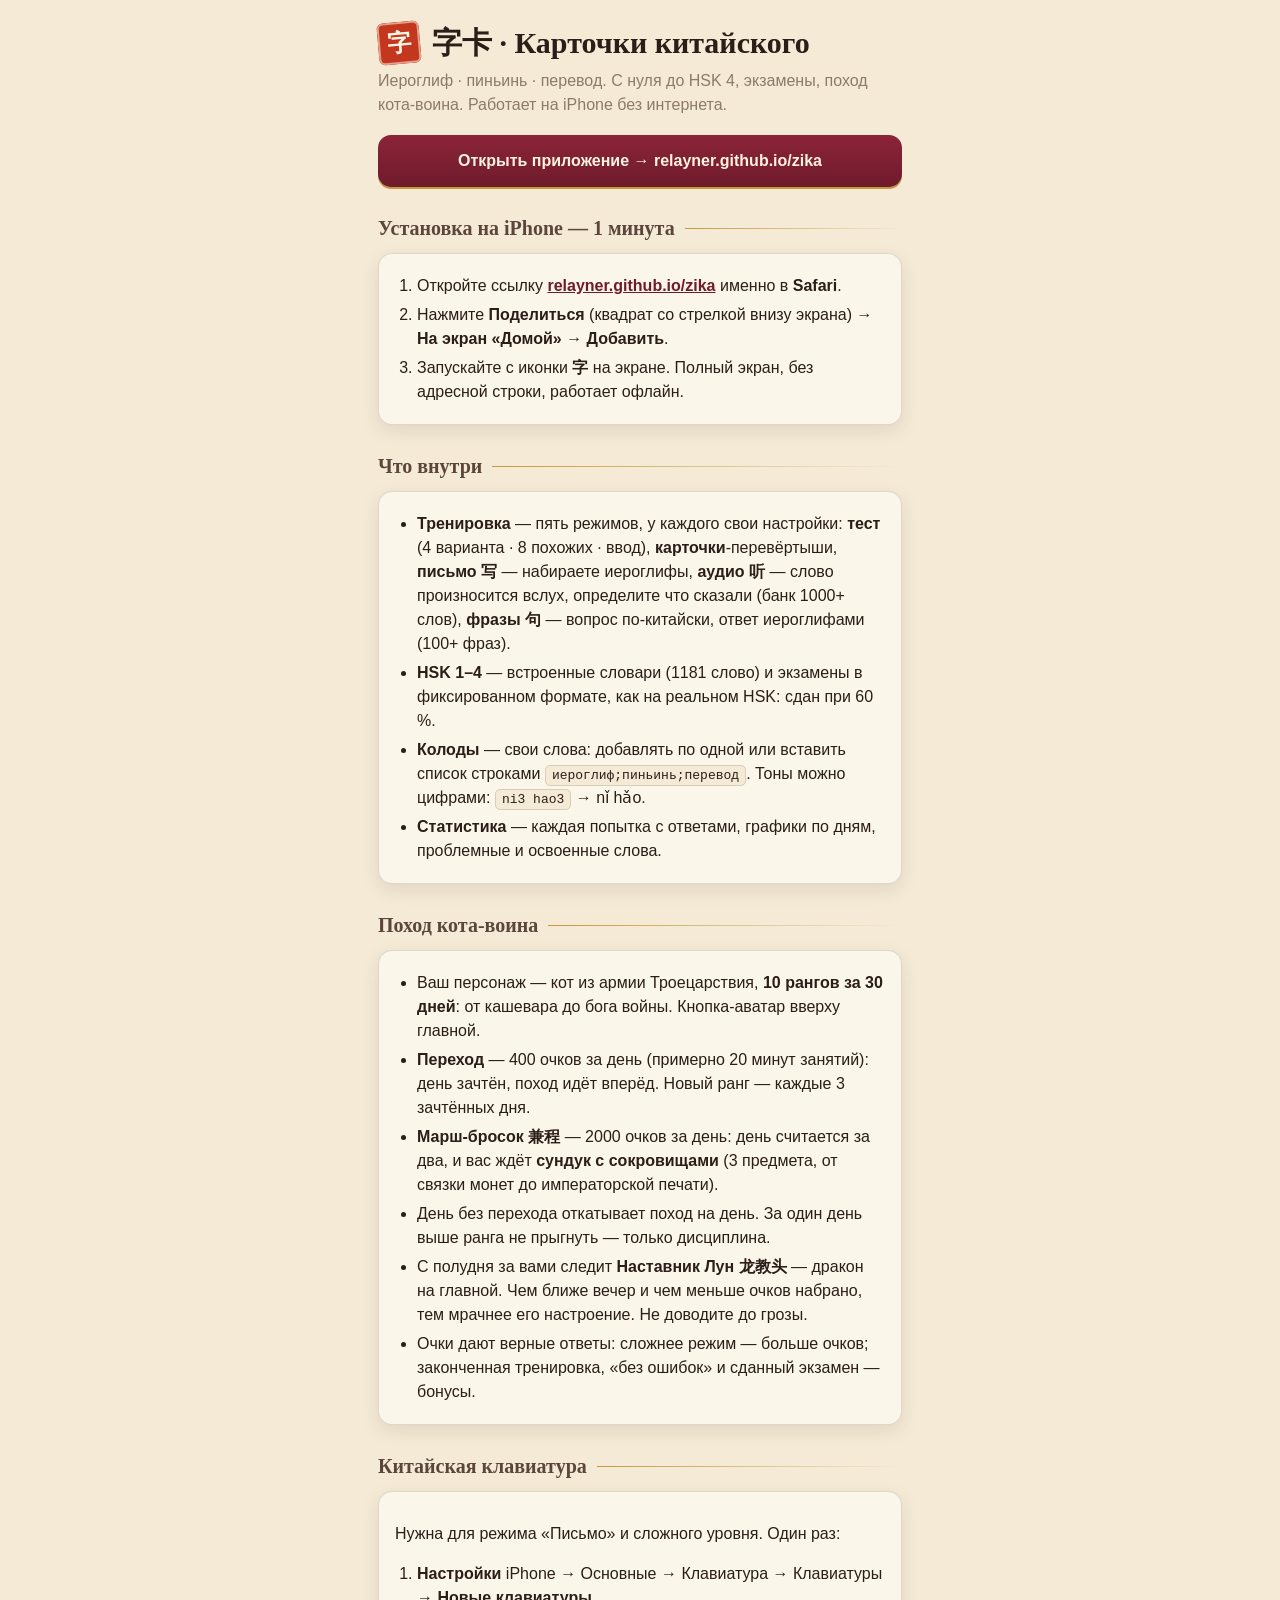
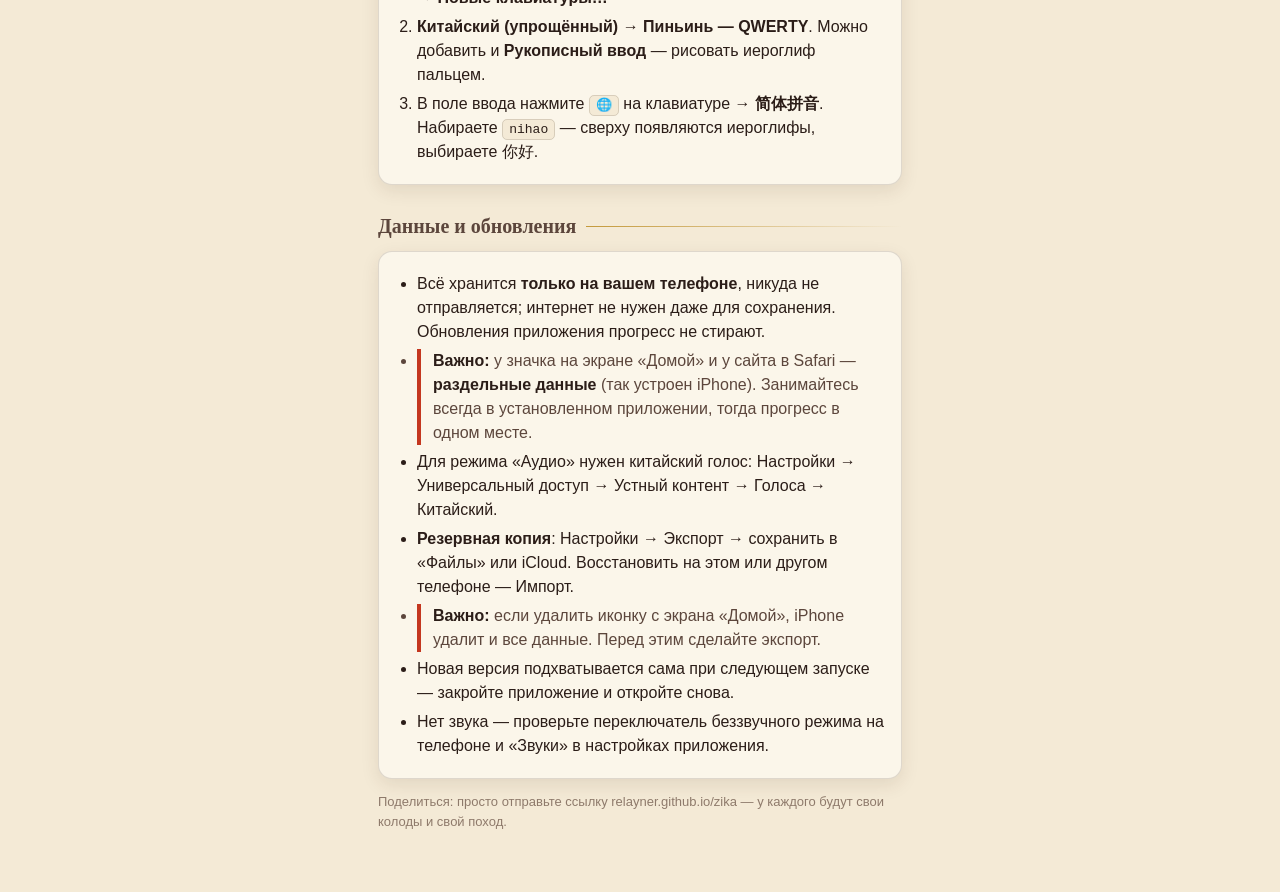
<file: docs/help.html>
<!DOCTYPE html>
<html lang="ru">
<head>
<meta charset="utf-8">
<meta name="viewport" content="width=device-width, initial-scale=1, viewport-fit=cover">
<title>字卡 — инструкция</title>
<meta name="theme-color" content="#6e1b2b">
<link rel="icon" type="image/png" sizes="192x192" href="icon-192.png">
<style>
:root { --paper:#f4ead6; --card:#fbf6ea; --ink:#2b1d18; --ink-2:#5c463c; --ink-3:#8e7a6b; --bordeaux:#6e1b2b; --gold:#c49a3c; --verm:#c4371f; --line:rgba(43,29,24,.14); }
@media (prefers-color-scheme: dark) { :root { --paper:#15100f; --card:#241719; --ink:#f1e6d1; --ink-2:#cfbda5; --ink-3:#9c8979; --bordeaux:#9b2b42; --gold:#d2ad55; --verm:#e2492f; --line:rgba(241,230,209,.13); } }
* { box-sizing:border-box } body { margin:0; background:var(--paper); color:var(--ink); font:16px/1.5 -apple-system,"SF Pro Text","Helvetica Neue",Arial,sans-serif; }
main { max-width:560px; margin:0 auto; padding:20px 18px 48px; }
h1 { font-family:"Songti SC","STSong",Georgia,serif; font-size:30px; margin:0 0 4px; display:flex; align-items:center; gap:12px }
.seal { width:42px; height:42px; border-radius:6px; background:var(--verm); color:#fff6e8; font-family:"Songti SC","STSong",serif; display:grid; place-items:center; font-size:24px; transform:rotate(-5deg); box-shadow:inset 0 0 0 2px rgba(255,246,232,.55), inset 0 0 0 4px var(--verm) }
.sub { color:var(--ink-3); margin:0 0 18px }
h2 { font-family:"Songti SC","STSong",Georgia,serif; font-size:20px; margin:26px 0 8px; color:var(--ink-2); display:flex; align-items:center; gap:10px } h2::after { content:""; flex:1; height:1px; background:linear-gradient(90deg,var(--gold),transparent) }
.card { background:var(--card); border:1px solid var(--line); border-radius:14px; padding:14px 16px; margin:10px 0; box-shadow:0 6px 18px rgba(70,35,20,.1) }
ol, ul { padding-left:22px; margin:6px 0 } li { margin:5px 0 } b { color:var(--ink) }
a { color:var(--bordeaux); font-weight:600; word-break:break-all }
.btn { display:block; text-align:center; background:linear-gradient(180deg,#8c2439,#6e1b2b); color:#fff3e0; text-decoration:none; padding:14px; border-radius:13px; font-weight:700; box-shadow:0 2px 0 var(--gold); margin:14px 0 }
kbd { font-size:13px; padding:2px 6px; border-radius:5px; background:var(--paper); border:1px solid var(--line) }
.warn { border-left:4px solid var(--verm); padding-left:12px; color:var(--ink-2) }
.muted { color:var(--ink-3); font-size:13px }
</style>
</head>
<body><main>
<h1><span class="seal">字</span>字卡 · Карточки китайского</h1>
<p class="sub">Иероглиф · пиньинь · перевод. С нуля до HSK 4, экзамены, поход кота-воина. Работает на iPhone без интернета.</p>
<a class="btn" href="./">Открыть приложение → relayner.github.io/zika</a>

<h2>Установка на iPhone — 1 минута</h2>
<div class="card"><ol>
<li>Откройте ссылку <a href="https://relayner.github.io/zika/">relayner.github.io/zika</a> именно в <b>Safari</b>.</li>
<li>Нажмите <b>Поделиться</b> (квадрат со стрелкой внизу экрана) → <b>На экран «Домой»</b> → <b>Добавить</b>.</li>
<li>Запускайте с иконки <b>字</b> на экране. Полный экран, без адресной строки, работает офлайн.</li>
</ol></div>

<h2>Что внутри</h2>
<div class="card"><ul>
<li><b>Тренировка</b> — пять режимов, у каждого свои настройки: <b>тест</b> (4 варианта · 8 похожих · ввод), <b>карточки</b>-перевёртыши, <b>письмо 写</b> — набираете иероглифы, <b>аудио 听</b> — слово произносится вслух, определите что сказали (банк 1000+ слов), <b>фразы 句</b> — вопрос по-китайски, ответ иероглифами (100+ фраз).</li>
<li><b>HSK 1–4</b> — встроенные словари (1181 слово) и экзамены в фиксированном формате, как на реальном HSK: сдан при 60 %.</li>
<li><b>Колоды</b> — свои слова: добавлять по одной или вставить список строками <kbd>иероглиф;пиньинь;перевод</kbd>. Тоны можно цифрами: <kbd>ni3 hao3</kbd> → nǐ hǎo.</li>
<li><b>Статистика</b> — каждая попытка с ответами, графики по дням, проблемные и освоенные слова.</li>
</ul></div>

<h2>Поход кота-воина</h2>
<div class="card"><ul>
<li>Ваш персонаж — кот из армии Троецарствия, <b>10 рангов за 30 дней</b>: от кашевара до бога войны. Кнопка-аватар вверху главной.</li>
<li><b>Переход</b> — 400 очков за день (примерно 20 минут занятий): день зачтён, поход идёт вперёд. Новый ранг — каждые 3 зачтённых дня.</li>
<li><b>Марш-бросок 兼程</b> — 2000 очков за день: день считается за два, и вас ждёт <b>сундук с сокровищами</b> (3 предмета, от связки монет до императорской печати).</li>
<li>День без перехода откатывает поход на день. За один день выше ранга не прыгнуть — только дисциплина.</li>
<li>С полудня за вами следит <b>Наставник Лун 龙教头</b> — дракон на главной. Чем ближе вечер и чем меньше очков набрано, тем мрачнее его настроение. Не доводите до грозы.</li>
<li>Очки дают верные ответы: сложнее режим — больше очков; законченная тренировка, «без ошибок» и сданный экзамен — бонусы.</li>
</ul></div>

<h2>Китайская клавиатура</h2>
<div class="card"><p>Нужна для режима «Письмо» и сложного уровня. Один раз:</p><ol>
<li><b>Настройки</b> iPhone → Основные → Клавиатура → Клавиатуры → <b>Новые клавиатуры…</b></li>
<li><b>Китайский (упрощённый)</b> → <b>Пиньинь — QWERTY</b>. Можно добавить и <b>Рукописный ввод</b> — рисовать иероглиф пальцем.</li>
<li>В поле ввода нажмите <kbd>🌐</kbd> на клавиатуре → <b>简体拼音</b>. Набираете <kbd>nihao</kbd> — сверху появляются иероглифы, выбираете 你好.</li>
</ol></div>

<h2>Данные и обновления</h2>
<div class="card"><ul>
<li>Всё хранится <b>только на вашем телефоне</b>, никуда не отправляется; интернет не нужен даже для сохранения. Обновления приложения прогресс не стирают.</li>
<li class="warn"><b>Важно:</b> у значка на экране «Домой» и у сайта в Safari — <b>раздельные данные</b> (так устроен iPhone). Занимайтесь всегда в установленном приложении, тогда прогресс в одном месте.</li>
<li>Для режима «Аудио» нужен китайский голос: Настройки → Универсальный доступ → Устный контент → Голоса → Китайский.</li>
<li><b>Резервная копия</b>: Настройки → Экспорт → сохранить в «Файлы» или iCloud. Восстановить на этом или другом телефоне — Импорт.</li>
<li class="warn"><b>Важно:</b> если удалить иконку с экрана «Домой», iPhone удалит и все данные. Перед этим сделайте экспорт.</li>
<li>Новая версия подхватывается сама при следующем запуске — закройте приложение и откройте снова.</li>
<li>Нет звука — проверьте переключатель беззвучного режима на телефоне и «Звуки» в настройках приложения.</li>
</ul></div>
<p class="muted">Поделиться: просто отправьте ссылку relayner.github.io/zika — у каждого будут свои колоды и свой поход.</p>
</main></body>
</html>
</file>
